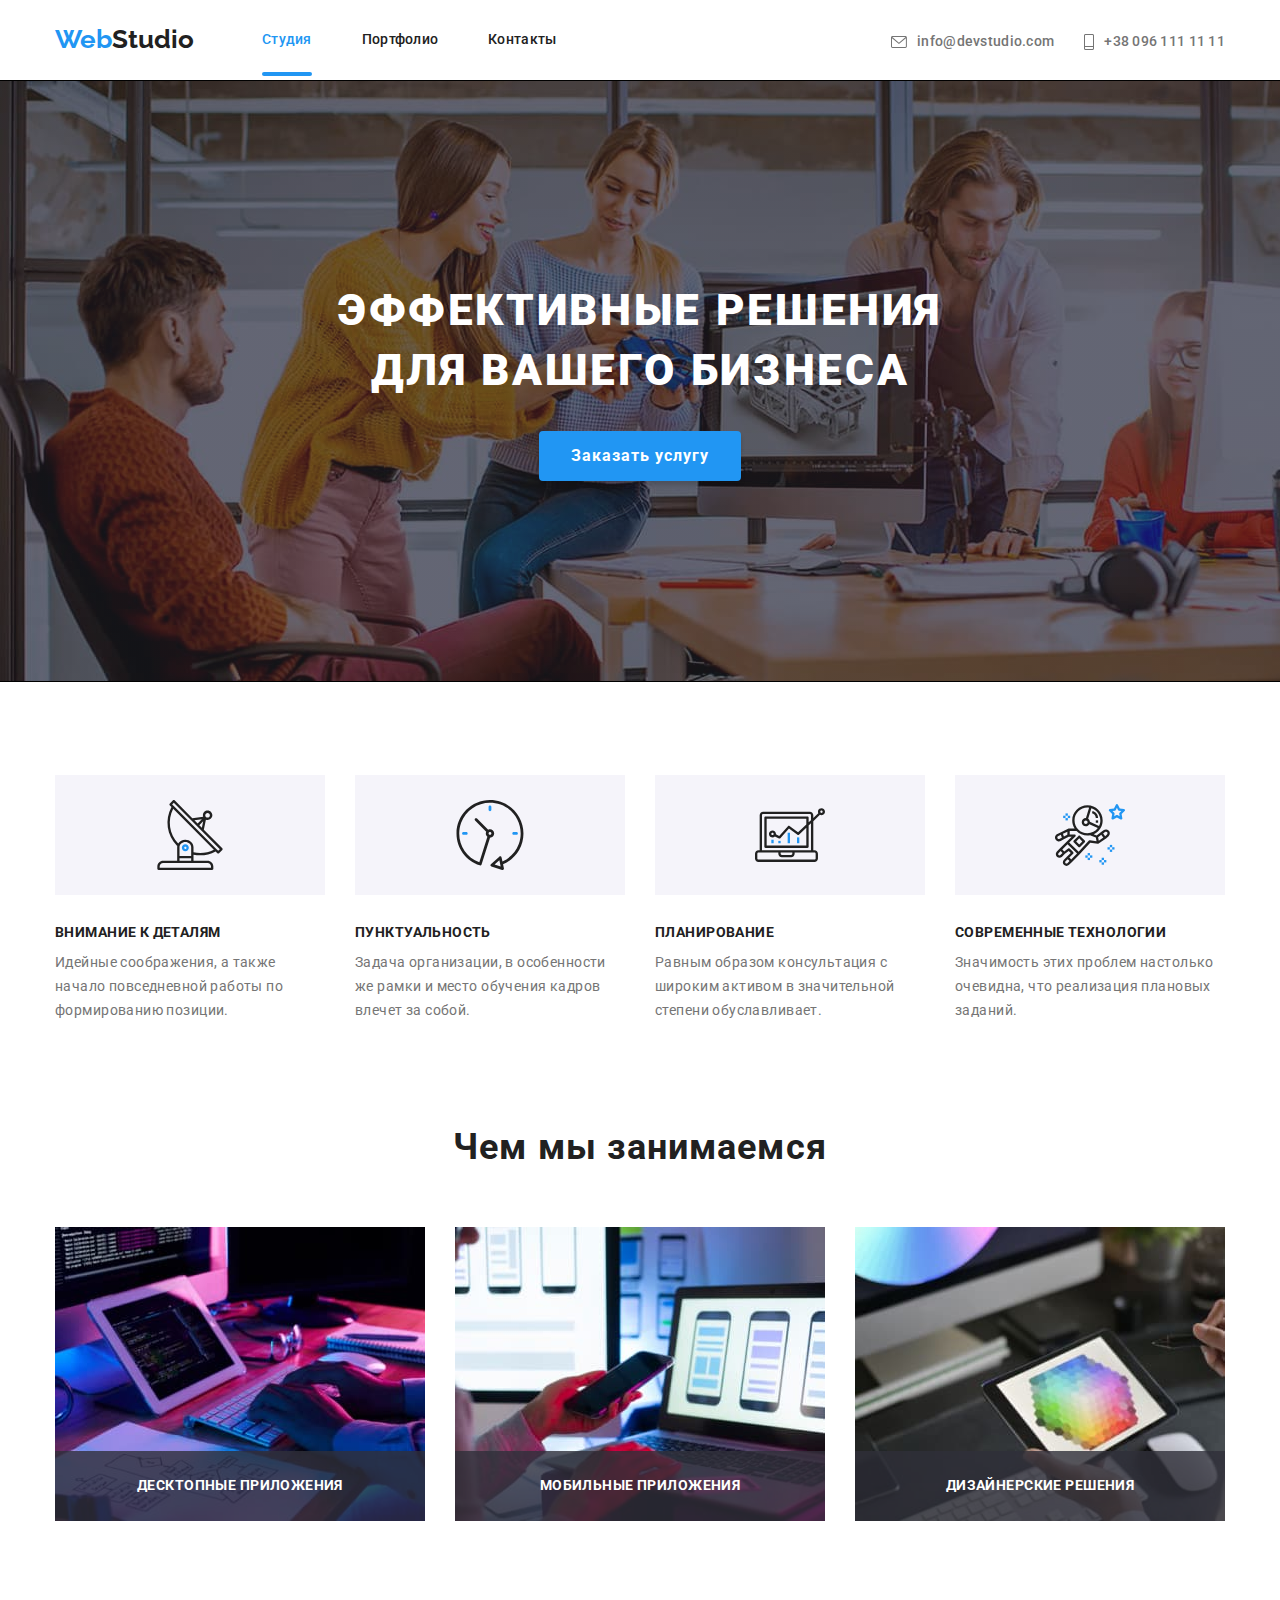
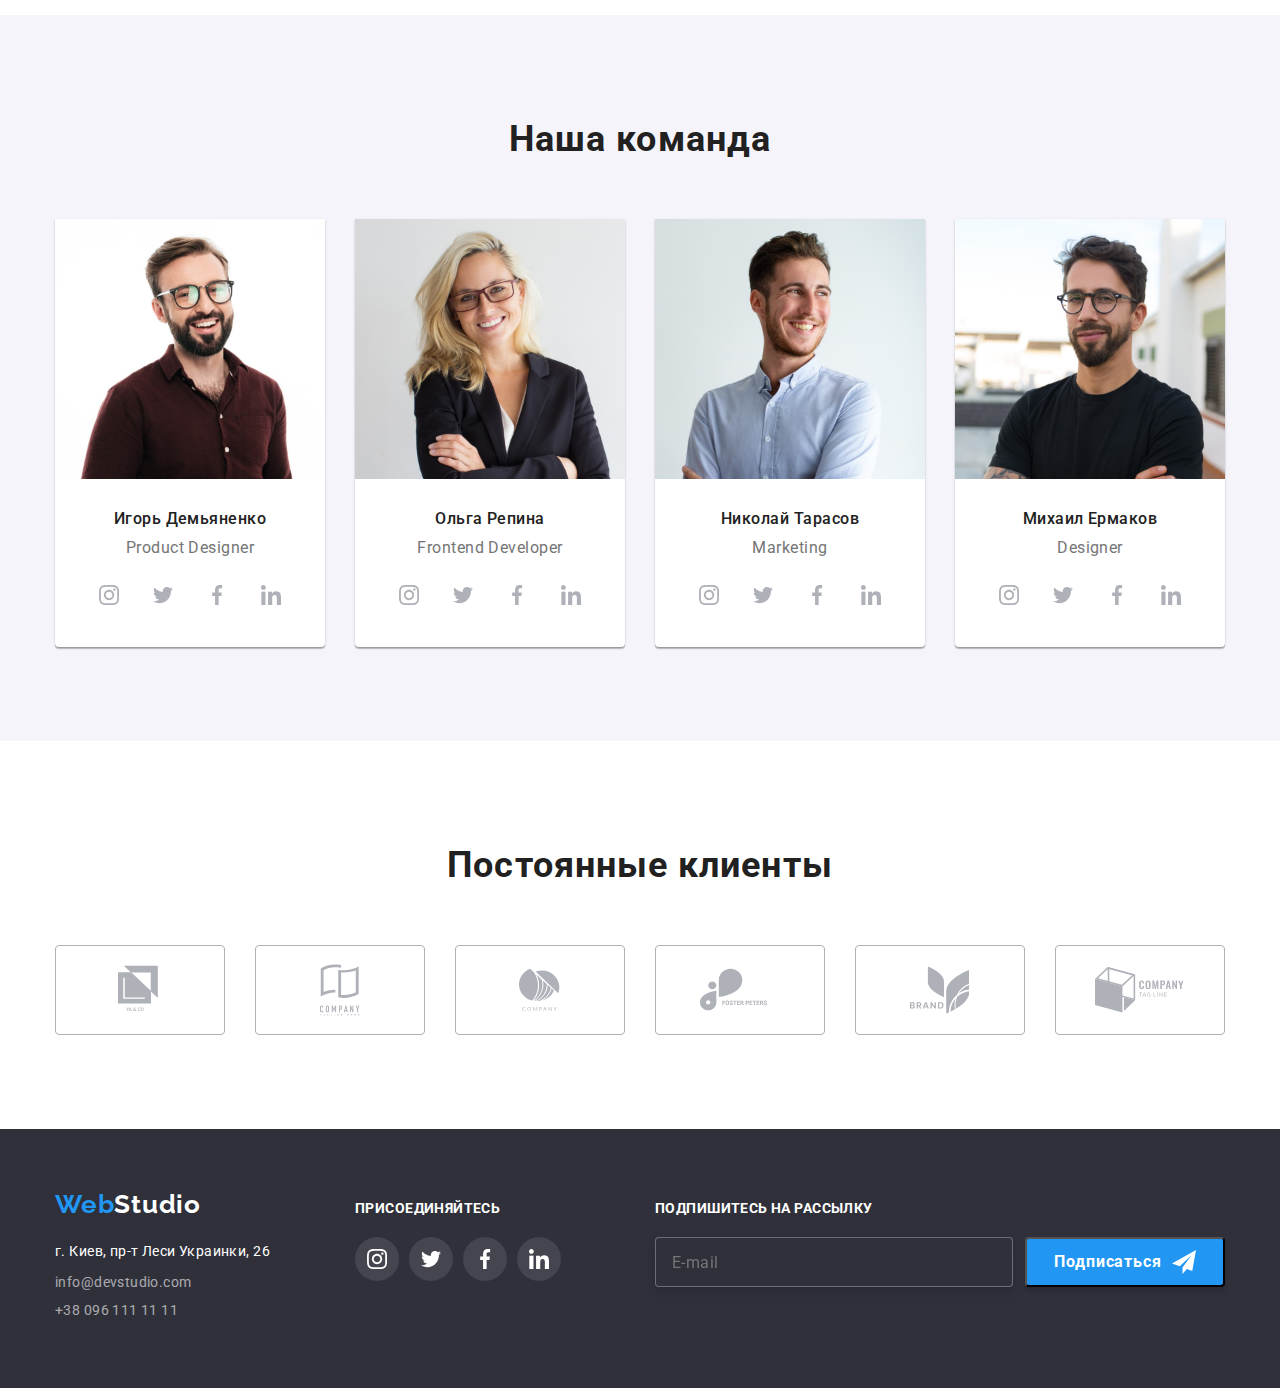
<file: index.html>
<!DOCTYPE html>
<html lang="en">

<head>
  <meta charset="UTF-8">
  <meta name="viewport" content="width=device-width, initial-scale=1.0">
  <title>Студия</title>
  <link rel="preconnect" href="https://fonts.gstatic.com">
  <link href="https://fonts.googleapis.com/css2?family=Raleway:wght@700&family=Roboto:wght@400;500;700;900&display=swap"
    rel="stylesheet">
  <link rel="stylesheet" href="https://cdnjs.cloudflare.com/ajax/libs/modern-normalize/1.0.0/modern-normalize.min.css">
  <link rel="stylesheet" href="./css/styles.css">
  <link rel="stylesheet" href="https://cdnjs.cloudflare.com/ajax/libs/animate.css/4.1.1/animate.min.css">
</head>

<body>
  <!--Верхняя линия-->
  <header class="header">
    <div class="container container-header">
      <nav class="navigation">
        <a class="nav-logo" href="./"><span class="header-logo">Web</span>Studio</a>
        <ul class="nav-list">
          <li class="nav-item current"><a class="nav-link" href="./index.html">Студия</a></li>
          <li class="nav-item"><a class="nav-link" href="./portfolio.html">Портфолио</a></li>
          <li class="nav-item"><a class="nav-link" href="">Контакты</a></li>
        </ul>
      </nav>
      <ul class="contact-list">
        <li class="contact-item">
          <a class="contact-link" href="mailto:info@devstudio.com"><svg class="header-icons" width="16" height="12"><use href="./images/sprait.svg#icon-email"></use></svg>info@devstudio.com</a></li>
        <li class="contact-item">
          <a class="contact-link" href="tel:+380961111111"><svg class="header-icons" width="10" height="16"><use href="./images/sprait.svg#icon-telefon"></use></svg>+38 096 111 11 11</a></li>
      </ul>
    </div>
  </header>

  <!--Основной контент-->
  <main>
    <!--Шапка-->
    <section class="main-header font-header">
        <div class="hero-content">
          <h1 class="title-hero">эффективные решения<br>для вашего бизнеса</h1>
          <button type="button" class="main-button" data-modal-open>Заказать услугу</button>
        </div>
    </section>

    <!--Особенности-->
    <section class="main-features">
      <div class="container">
        <ul class="features-list">
          <!--Feature 1-->
          <li class="features-item">
            <h3 class="features-header">Внимание к деталям</h3>
            <p class="features-text">Идейные соображения, а также начало повседневной работы по формированию позиции.</p>
          </li>

          <!--Feature 2-->
          <li class="features-item">
              <h3 class="features-header">Пунктуальность</h3>
              <p class="features-text">Задача организации, в особенности же рамки и место обучения кадров влечет за собой.</p>
          </li>

          <!--Feature 3-->
          <li class="features-item">
              <h3 class="features-header">Планирование</h3>
              <p class="features-text"> Равным образом консультация с широким активом в значительной степени обуславливает.</p>
          </li>

          <!--Feature 4-->
          <li class="features-item">
              <h3 class="features-header">Современные технологии</h3>
              <p class="features-text"> Значимость этих проблем настолько очевидна, что реализация плановых заданий.</p>
          </li>
        </ul>
      </div>
    </section>

    <!--Чем мы занимаемся-->
    <section class="section">
      <div class="container">
        <h2 class="section-title">Чем мы занимаемся</h2>
        <ul class="work-list">
          <li class="work-item">
            <img src="./images/img.jpg" alt="write html" width="370" height="294">
            <div class="type-work">
              <p class="type-work-name">
                Десктопные приложения
              </p>
            </div>
          </li>
          <li class="work-item">
            <img src="./images/img(1).jpg" alt="agree decign" width="370" height="294">
            <div class="type-work">
              <p class="type-work-name">
                Мобильные приложения
              </p>
            </div>
          </li>
          <li class="work-item">
            <img src="./images/img(2).jpg" alt="apply css" width="370" height="294">
            <div class="type-work">
              <p class="type-work-name">
                Дизайнерские решения
              </p>
            </div>
          </li>
        </ul>
      </div>
    </section>

    <!--Наша команда-->
    <section class="section section-team">
      <div class="container">
        <h2 class="section-title">Наша команда</h2>
        <ul class="team-list">
          <li class="team-item">
            <img src="./images/img(3).jpg" alt="Игорь Демьяненко" width="270" height="260">
            <div class="team-content">
              <h3 class="team-name">Игорь Демьяненко</h3>
              <p class="name-direction">Product Designer</p>
              <ul class="networks-list">
                <li class="networks-item"><a class="networks-link" href="https://www.instagram.com/"><svg class="networks-icons" width="20" height="20"><use href="./images/sprait.svg#icon-instagram"></use></svg></a></li>
                <li class="networks-item"><a class="networks-link" href="https://twitter.com/"><svg class="networks-icons" width="20" height="20"><use href="./images/sprait.svg#icon-twitter"></use></svg></a></li>
                <li class="networks-item"><a class="networks-link" href="https://www.facebook.com/"><svg class="networks-icons" width="20" height="20"><use href="./images/sprait.svg#icon-facebook"></use></svg></a></li>
                <li class="networks-item"><a class="networks-link" href="https://www.linkedin.com/"><svg class="networks-icons" width="20" height="20"><use href="./images/sprait.svg#icon-linkedin"></use></svg></a></li>
              </ul>
            </div>
          </li>
          <li class="team-item">
            <img src="./images/img(4).jpg" alt="Ольга Репина" width="270" height="260">
            <div class="team-content">
              <h3 class="team-name">Ольга Репина</h3>
              <p class="name-direction">Frontend Developer</p>
              <ul class="networks-list">
                <li class="networks-item"><a class="networks-link" href="https://www.instagram.com/"><svg class="networks-icons" width="20" height="20"><use href="./images/sprait.svg#icon-instagram"></use></svg></a></li>
                <li class="networks-item"><a class="networks-link" href="https://twitter.com/"><svg class="networks-icons" width="20" height="20"><use href="./images/sprait.svg#icon-twitter"></use></svg></a></li>
                <li class="networks-item"><a class="networks-link" href="https://www.facebook.com/"><svg class="networks-icons" width="20" height="20"><use href="./images/sprait.svg#icon-facebook"></use></svg></a></li>
                <li class="networks-item"><a class="networks-link" href="https://www.linkedin.com/"><svg class="networks-icons" width="20" height="20"><use href="./images/sprait.svg#icon-linkedin"></use></svg></a></li>
              </ul>
            </div>
          </li>
          <li class="team-item">
            <img src="./images/img(5).jpg" alt="Николай Тарасов" width="270" height="260">
            <div class="team-content">
              <h3 class="team-name">Николай Тарасов</h3>
              <p class="name-direction">Marketing</p>
              <ul class="networks-list">
                <li class="networks-item"><a class="networks-link" href="https://www.instagram.com/"><svg class="networks-icons" width="20" height="20"><use href="./images/sprait.svg#icon-instagram"></use></svg></a></li>
                <li class="networks-item"><a class="networks-link" href="https://twitter.com/"><svg class="networks-icons" width="20" height="20"><use href="./images/sprait.svg#icon-twitter"></use></svg></a></li>
                <li class="networks-item"><a class="networks-link" href="https://www.facebook.com/"><svg class="networks-icons" width="20" height="20"><use href="./images/sprait.svg#icon-facebook"></use></svg></a></li>
                <li class="networks-item"><a class="networks-link" href="https://www.linkedin.com/"><svg class="networks-icons" width="20" height="20"><use href="./images/sprait.svg#icon-linkedin"></use></svg></a></li>
              </ul>
            </div>
          </li>
          <li class="team-item">
            <img src="./images/img(6).jpg" alt="Михаил Ермаков" width="270" height="260">
            <div class="team-content">
              <h3 class="team-name">Михаил Ермаков</h3>
              <p class="name-direction">Designer</p>
              <ul class="networks-list">
                <li class="networks-item"><a class="networks-link" href="https://www.instagram.com/"><svg class="networks-icons" width="20" height="20"><use href="./images/sprait.svg#icon-instagram"></use></svg></a></li>
                <li class="networks-item"><a class="networks-link" href="https://twitter.com/"><svg class="networks-icons" width="20" height="20"><use href="./images/sprait.svg#icon-twitter"></use></svg></a></li>
                <li class="networks-item"><a class="networks-link" href="https://www.facebook.com/"><svg class="networks-icons" width="20" height="20"><use href="./images/sprait.svg#icon-facebook"></use></svg></a></li>
                <li class="networks-item"><a class="networks-link" href="https://www.linkedin.com/"><svg class="networks-icons" width="20" height="20"><use href="./images/sprait.svg#icon-linkedin"></use></svg></a></li>
              </ul>
            </div>
          </li>
        </ul>
      </div>
    </section>

    <!--Постоянные клиенты-->
    <section class="section">
      <div class="container">
        <h2 class="section-title">Постоянные клиенты</h2>
        <ul class="clients-list">
          <li class="clients-item">
            <a class="clients-link" href="">
              <svg class="clients-icon" width="44" heigth="49"> 
                <use href="./images/sprait.svg#icon-client1"></use>
              </svg></a></li>
          <li class="clients-item">
            <a class="clients-link" href="">
              <svg class="clients-icon" width="40" heigth="52">
                <use href="./images/sprait.svg#icon-client2">
                </use></svg></a></li>
          <li class="clients-item">
            <a class="clients-link" href="">
              <svg class="clients-icon" width="41" heigth="43">
                <use href="./images/sprait.svg#icon-client3">
                </use></svg></a></li>
          <li class="clients-item">
            <a class="clients-link" href="">
              <svg class="clients-icon" width="80" heigth="42"> 
                <use href="./images/sprait.svg#icon-client4">
                </use></svg></a></li>
          <li class="clients-item">
            <a class="clients-link" href="">
              <svg class="clients-icon" width="59" heigth="47">
                <use href="./images/sprait.svg#icon-client5">
                </use></svg></a></li>
          <li class="clients-item">
            <a class="clients-link" href="">
              <svg class="clients-icon" width="89" heigth="45"> 
                <use href="./images/sprait.svg#icon-client6">
                </use></svg></a></li>
        </ul>
      </div>
    </section>
  </main>

  <!--Подвал-->
  <footer>
    <div class="container footerbox">
      <div class="footer-widget">
        <a class="footer-logo" href="./"><span class="header-logo">Web</span>Studio</a>
        <address class="footer-address">г. Киев, пр-т Леси Украинки, 26</address>
        <ul>
          <li class="footer-contact-item"><a class="footer-contact" href="mailto:info@devstudio.com">info@devstudio.com</a></li>
          <li class="footer-contact-item"><a class="footer-contact" href="tel:+380961111111">+38 096 111 11 11</a></li>
        </ul>
      </div>
      <div class="footer-widget">
        <p class="footer-title">ПРИСОЕДИНЯЙТЕСЬ</p>
        <ul class="networks-list">
          <li class="networks-item"><a class="networks-link footer-link" href="https://www.instagram.com/"><svg class="networks-icons footer-icons" width="20" height="20"><use href="./images/sprait.svg#icon-instagram"></use></svg></a></li>
          <li class="networks-item"><a class="networks-link footer-link" href="https://twitter.com/"><svg class="networks-icons footer-icons" width="20" height="20"><use href="./images/sprait.svg#icon-twitter"></use></svg></a></li>
          <li class="networks-item"><a class="networks-link footer-link" href="https://www.facebook.com/"><svg class="networks-icons footer-icons" width="20" height="20"><use href="./images/sprait.svg#icon-facebook"></use></svg></a></li>
          <li class="networks-item"><a class="networks-link footer-link" href="https://www.linkedin.com/"><svg class="networks-icons footer-icons" width="20" height="20"><use href="./images/sprait.svg#icon-linkedin"></use></svg></a></li>
        </ul>
      </div>
      <div class="footer-widget">
        <p class="footer-title">Подпишитесь на рассылку</p>
        <form>
          <label>
            <input class="subscribe" type="email" name="username" placeholder="E-mail">
          </label>
          <button class="button-subscribe" type="submit">Подписаться<img class="send-icon" src="./images/send.svg" alt="subscribe-icon" width="24" height="24"></button>
        </form>
      </div>
    </div>
  </footer>

  <!--Модальное окно-->
  <div class="backdrop is-hidden" data-modal>
    <div class="modal">
      <button type="button" class="close-button" data-modal-close> <svg class="modal-close-button-icon" width="11" height="11"><use href="./images/sprait.svg#icon-close"></use></svg></button>
      <form action="#" class="modal-form">
        <p class="modal-text">Оставьте свои данные, мы вам перезвоним</p>
        <label class="modal-field">
          <span>Имя</span>
          <span class="modal-wrapper">
            <input type="text" name="user-name" class="modal-input" required>
            <svg class="modal-icon" width="12" height="12"><use href="./images/sprait.svg#icon-man"></use></svg>
          </span>
        </label>
        <label class="modal-field">
          <span>Телефон</span>
            <span class="modal-wrapper">
              <input type="tel" name="user-phone" class="modal-input" required>
              <svg class="modal-icon" width="13" height="13"><use href="./images/sprait.svg#icon-phone"></use></svg>
            </span>
        </label>
        <label class="modal-field">
          <span>Почта</span>
            <span class="modal-wrapper">
              <input type="email" name="user-email" class="modal-input" required>
              <svg class="modal-icon" width="15" height="12"><use href="./images/sprait.svg#icon-masseg"></use></svg>
            </span>
        </label>          
        <label class="modal-field">
          <span>Комментарий</span>
          <textarea name="user-comment" class="modal-comment" placeholder="Введите текст"></textarea>
        </label>
        <input id="polisy" type="checkbox" value="polisy-accept" class="modal-checkbox is-hidden">
        <label for="polisy" class="modal-polisy">Соглашаюсь с рассылкой и принимаю<a href="#" class="polisy-link">Условия договора</a></label>
        <button class="modal-send" type="submit">Отправить</button>
      </form>
    </div>
  </div>

  <script src="./js/modal.js"></script>
</body>

</html>
</file>
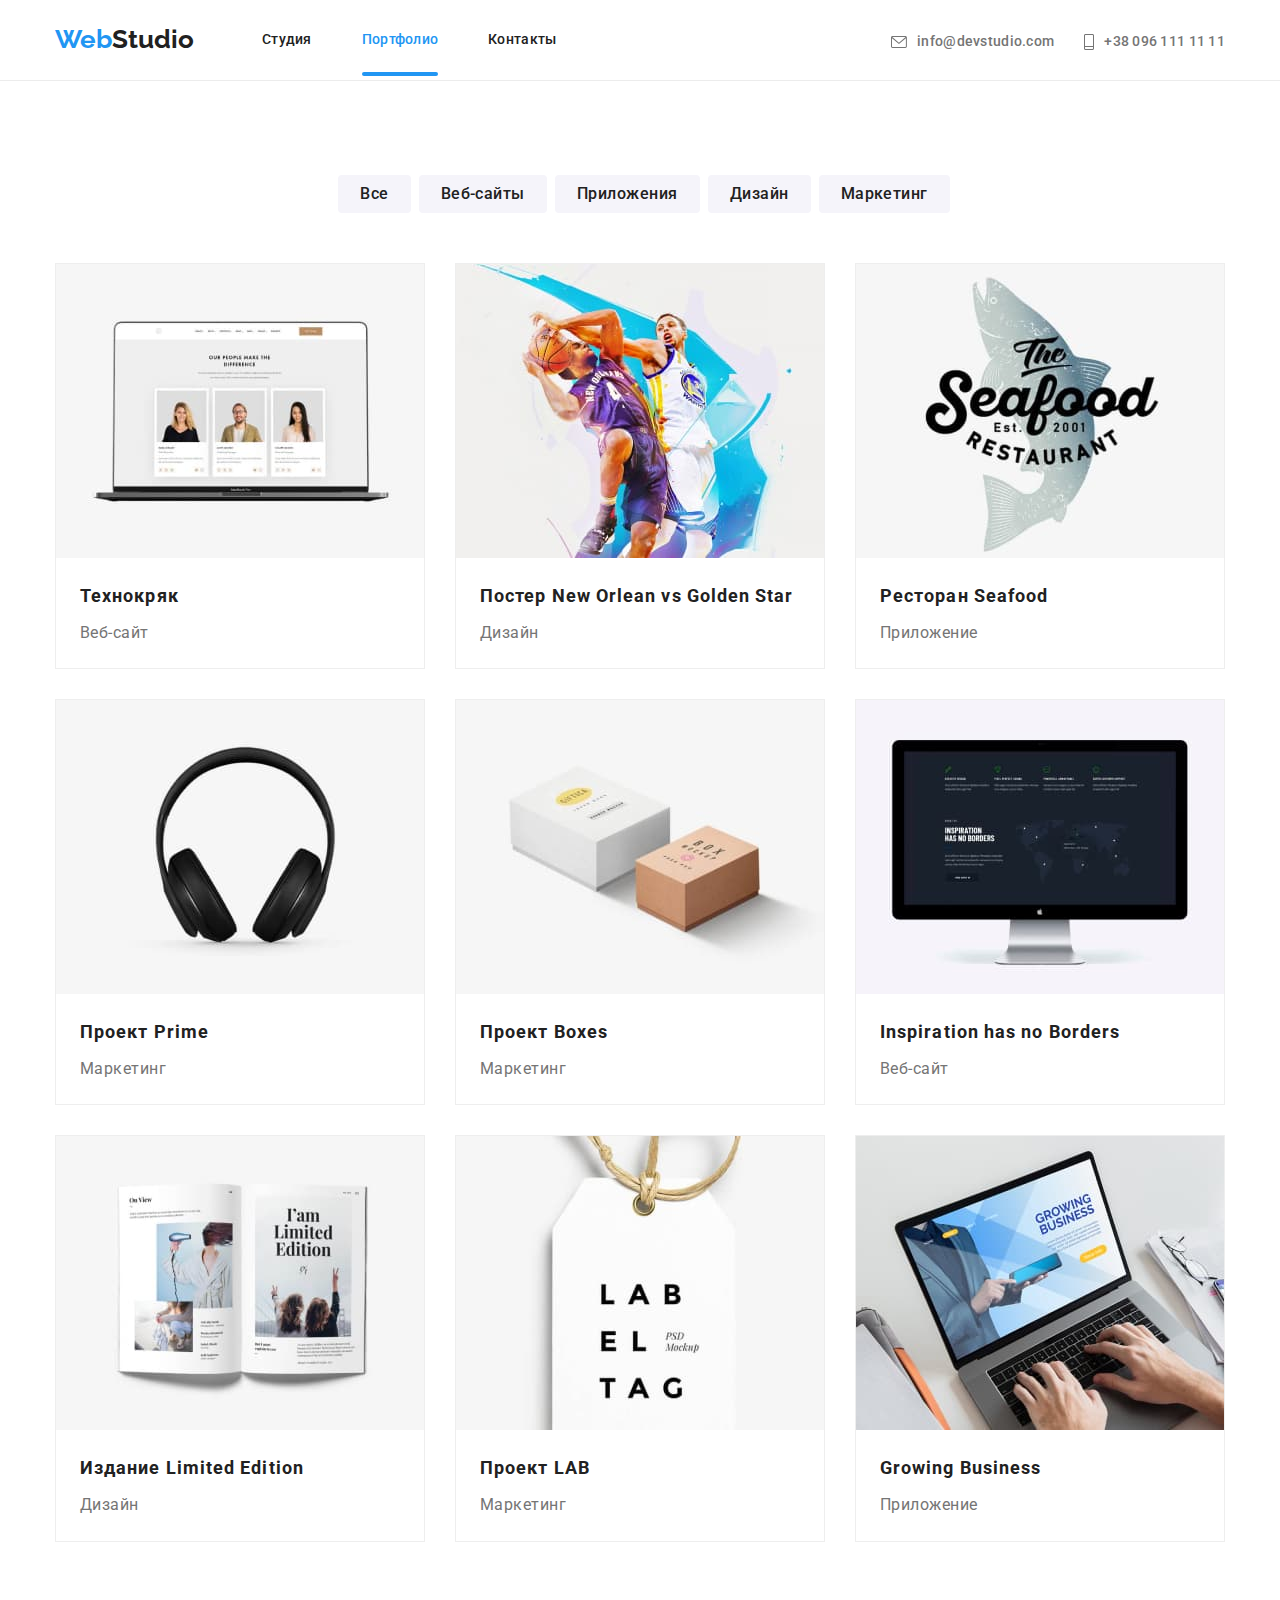
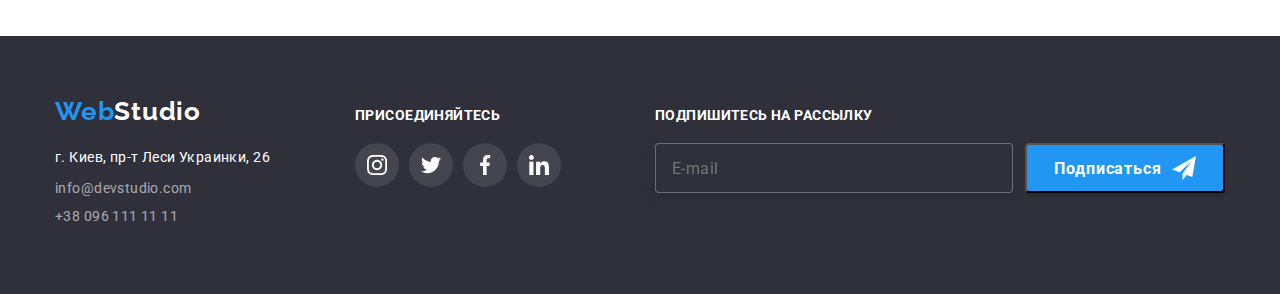
<file: portfolio.html>
<!DOCTYPE html>
<html lang="ru">

<head>
    <meta charset="UTF-8" />
    <meta name="viewport" content="width=device-width, initial-scale=1.0" />
    <title>Портфолио</title>
    <link rel="preconnect" href="https://fonts.gstatic.com" />
    <link
        href="https://fonts.googleapis.com/css2?family=Raleway:wght@700&family=Roboto:wght@400;500;700;900&display=swap"
        rel="stylesheet" />
    <link rel="stylesheet"
        href="https://cdnjs.cloudflare.com/ajax/libs/modern-normalize/1.0.0/modern-normalize.min.css" />
    <link rel="stylesheet" href="./css/styles.css" />
</head>

<body>
    <!--Шапка-->
    <header class="header">
        <div class="container container-header">
            <nav class="navigation">
                <a class="nav-logo" href="./"><span class="header-logo">Web</span>Studio</a>
                <ul class="nav-list">
                    <li class="nav-item">
                        <a class="nav-link" href="./index.html">Студия</a>
                    </li>
                    <li class="nav-item current">
                        <a class="nav-link" href="./portfolio.html">Портфолио</a>
                    </li>
                    <li class="nav-item"><a class="nav-link" href="">Контакты</a></li>
                </ul>
            </nav>
            <ul class="contact-list">
                <li class="contact-item">
                    <a class="contact-link" href="mailto:info@devstudio.com"><svg class="header-icons" width="16"
                            height="12">
                            <use href="./images/sprait.svg#icon-email"></use>
                        </svg>info@devstudio.com</a>
                </li>
                <li class="contact-item">
                    <a class="contact-link" href="tel:+380961111111"><svg class="header-icons" width="10" height="16">
                            <use href="./images/sprait.svg#icon-telefon"></use>
                        </svg>+38 096 111 11 11</a>
                </li>
            </ul>
        </div>
    </header>

    <!--Основной контент-->
    <main>
        <section class="main-portfolio-content">
            <div class="container">
                <div class="menu-navigation">
                    <ul class="porfolio-navigation">
                        <li><button class="button-slice" type="button">Все</button></li>
                        <li>
                            <button class="button-slice" type="button">Веб-сайты</button>
                        </li>
                        <li>
                            <button class="button-slice" type="button">Приложения</button>
                        </li>
                        <li>
                            <button class="button-slice" type="button">Дизайн</button>
                        </li>
                        <li>
                            <button class="button-slice" type="button">Маркетинг</button>
                        </li>
                    </ul>
                </div>
                <div class="portfolio">
                    <ul class="main-portfolio">
                        <li class="main-port-item">
                            <a href="" class="main-port-link">
                                <div class="main-port-wrap">
                                    <img src="./images/img(7).jpg" alt="На ноутбуке открыта веб-страница" width="370"
                                        height="294" />
                                    <div class="description-content">
                                        <p class="description-text">
                                            Технокряк это современная площадка распространения
                                            коронавируса. Компании используют эту платформу для
                                            цифрового шпионажа и атак на защищённые сервера
                                            конкурентов.
                                        </p>
                                    </div>
                                </div>
                                <div class="port-item-text">
                                    <h3 class="porfolio-header">Технокряк</h3>
                                    <p class="portfolio-text">Веб-сайт</p>
                                </div>
                            </a>
                        </li>
                        <li class="main-port-item">
                            <a href="" class="main-port-link">
                                <div class="main-port-wrap">
                                    <img src="./images/img(8).jpg" alt="Парни играют в баскетбол" width="370"
                                        height="294" />
                                    <div class="description-content">
                                        <p class="description-text">
                                            Технокряк это современная площадка распространения
                                            коронавируса. Компании используют эту платформу для
                                            цифрового шпионажа и атак на защищённые сервера
                                            конкурентов.
                                        </p>
                                    </div>
                                </div>
                                <div class="port-item-text">
                                    <h3 class="porfolio-header">
                                        Постер New Orlean vs Golden Star
                                    </h3>
                                    <p class="portfolio-text">Дизайн</p>
                                </div>
                            </a>
                        </li>
                        <li class="main-port-item">
                            <a href="" class="main-port-link">
                                <div class="main-port-wrap">
                                    <img src="./images/img(9).jpg" alt="Логотип ресторана" width="370" height="294" />
                                    <div class="description-content">
                                        <p class="description-text">
                                            Технокряк это современная площадка распространения
                                            коронавируса. Компании используют эту платформу для
                                            цифрового шпионажа и атак на защищённые сервера
                                            конкурентов.
                                        </p>
                                    </div>
                                </div>
                                <div class="port-item-text">
                                    <h3 class="porfolio-header">Ресторан Seafood</h3>
                                    <p class="portfolio-text">Приложение</p>
                                </div>
                            </a>
                        </li>
                        <li class="main-port-item">
                            <a href="" class="main-port-link">
                                <div class="main-port-wrap">
                                    <img src="./images/img(10).jpg" alt="Наушники" width="370" height="294" />
                                    <div class="description-content">
                                        <p class="description-text">
                                            Технокряк это современная площадка распространения
                                            коронавируса. Компании используют эту платформу для
                                            цифрового шпионажа и атак на защищённые сервера
                                            конкурентов.
                                        </p>
                                    </div>
                                </div>
                                <div class="port-item-text">
                                    <h3 class="porfolio-header">Проект Prime</h3>
                                    <p class="portfolio-text">Маркетинг</p>
                                </div>
                            </a>
                        </li>
                        <li class="main-port-item">
                            <a href="" class="main-port-link">
                                <div class="main-port-wrap">
                                    <img src="./images/img(11).jpg" alt="Две коробки" width="370" height="294" />
                                    <div class="description-content">
                                        <p class="description-text">
                                            Технокряк это современная площадка распространения
                                            коронавируса. Компании используют эту платформу для
                                            цифрового шпионажа и атак на защищённые сервера
                                            конкурентов.
                                        </p>
                                    </div>
                                </div>
                                <div class="port-item-text">
                                    <h3 class="porfolio-header">Проект Boxes</h3>
                                    <p class="portfolio-text">Маркетинг</p>
                                </div>
                            </a>
                        </li>
                        <li class="main-port-item">
                            <a href="" class="main-port-link">
                                <div class="main-port-wrap">
                                    <img src="./images/img(12).jpg" alt="На мониторе открыт мировой веб-сайт"
                                        width="370" height="294" />
                                    <div class="description-content">
                                        <p class="description-text">
                                            Технокряк это современная площадка распространения
                                            коронавируса. Компании используют эту платформу для
                                            цифрового шпионажа и атак на защищённые сервера
                                            конкурентов.
                                        </p>
                                    </div>
                                </div>
                                <div class="port-item-text">
                                    <h3 class="porfolio-header" lang="en">
                                        Inspiration has no Borders
                                    </h3>
                                    <p class="portfolio-text">Веб-сайт</p>
                                </div>
                            </a>
                        </li>
                        <li class="main-port-item">
                            <a href="" class="main-port-link">
                                <div class="main-port-wrap">
                                    <img src="./images/img(13).jpg" alt="Женский журнал" width="370" height="294" />
                                    <div class="description-content">
                                        <p class="description-text">
                                            Технокряк это современная площадка распространения
                                            коронавируса. Компании используют эту платформу для
                                            цифрового шпионажа и атак на защищённые сервера
                                            конкурентов.
                                        </p>
                                    </div>
                                </div>
                                <div class="port-item-text">
                                    <h3 class="porfolio-header">Издание Limited Edition</h3>
                                    <p class="portfolio-text">Дизайн</p>
                                </div>
                            </a>
                        </li>
                        <li class="main-port-item">
                            <a href="" class="main-port-link">
                                <div class="main-port-wrap">
                                    <img src="./images/img(14).jpg" alt="Бирка проекта" width="370" height="294" />
                                    <div class="description-content">
                                        <p class="description-text">
                                            Технокряк это современная площадка распространения
                                            коронавируса. Компании используют эту платформу для
                                            цифрового шпионажа и атак на защищённые сервера
                                            конкурентов.
                                        </p>
                                    </div>
                                </div>
                                <div class="port-item-text">
                                    <h3 class="porfolio-header">Проект LAB</h3>
                                    <p class="portfolio-text">Маркетинг</p>
                                </div>
                            </a>
                        </li>
                        <li class="main-port-item">
                            <a href="" class="main-port-link">
                                <div class="main-port-wrap">
                                    <img src="./images/img(15).jpg" alt="Работа в приложении" width="370"
                                        height="294" />
                                    <div class="description-content">
                                        <p class="description-text">
                                            Технокряк это современная площадка распространения
                                            коронавируса. Компании используют эту платформу для
                                            цифрового шпионажа и атак на защищённые сервера
                                            конкурентов.
                                        </p>
                                    </div>
                                </div>
                                <div class="port-item-text">
                                    <h3 class="porfolio-header" lang="en">Growing Business</h3>
                                    <p class="portfolio-text">Приложение</p>
                                </div>
                            </a>
                        </li>
                    </ul>
                </div>
            </div>
        </section>
    </main>

    <!--Подвал-->
    <footer>
        <div class="container footerbox">
            <div class="footer-widget">
                <a class="footer-logo" href="./"><span class="header-logo">Web</span>Studio</a>
                <address class="footer-address">г. Киев, пр-т Леси Украинки, 26</address>
                <ul>
                    <li class="footer-contact-item"><a class="footer-contact"
                            href="mailto:info@devstudio.com">info@devstudio.com</a></li>
                    <li class="footer-contact-item"><a class="footer-contact" href="tel:+380961111111">+38 096 111 11
                            11</a></li>
                </ul>
            </div>
            <div class="footer-widget">
                <p class="footer-title">ПРИСОЕДИНЯЙТЕСЬ</p>
                <ul class="networks-list">
                    <li class="networks-item"><a class="networks-link footer-link"
                            href="https://www.instagram.com/"><svg class="networks-icons footer-icons" width="20"
                                height="20">
                                <use href="./images/sprait.svg#icon-instagram"></use>
                            </svg></a></li>
                    <li class="networks-item"><a class="networks-link footer-link" href="https://twitter.com/"><svg
                                class="networks-icons footer-icons" width="20" height="20">
                                <use href="./images/sprait.svg#icon-twitter"></use>
                            </svg></a></li>
                    <li class="networks-item"><a class="networks-link footer-link" href="https://www.facebook.com/"><svg
                                class="networks-icons footer-icons" width="20" height="20">
                                <use href="./images/sprait.svg#icon-facebook"></use>
                            </svg></a></li>
                    <li class="networks-item"><a class="networks-link footer-link" href="https://www.linkedin.com/"><svg
                                class="networks-icons footer-icons" width="20" height="20">
                                <use href="./images/sprait.svg#icon-linkedin"></use>
                            </svg></a></li>
                </ul>
            </div>
            <div class="footer-widget">
                <p class="footer-title">Подпишитесь на рассылку</p>
                <form>
                    <label>
                        <input class="subscribe" type="email" name="username" placeholder="E-mail">
                    </label>
                    <button class="button-subscribe" type="submit">Подписаться<img class="send-icon"
                            src="./images/send.svg" alt="subscribe-icon" width="24" height="24"></button>
                </form>
            </div>
        </div>
    </footer>
</body>

</html>
</file>
<file: css/styles.css>
:root{
    --primary-text-color: #757575;
    --title-text-color: #212121;
    --link-text-color: #2196F3;
    --second-text-color:#FFFFFF;
    --second-backgraund-color:#F5F4FA;
    --fill-color-icons: #AFB1B8;
}

body {
    color: var(--title-text-color);
    font-family: 'Roboto', sans-serif;
    box-sizing: border-box;
}

img{
    display: block;
}

li {
    list-style-type: none;
    margin: 0;
    padding: 0;
}

h1,
h2,
h3,
h4,
h5,
ul,
p{
    margin: 0;
    padding: 0;
}

p{
    color: var(--primary-text-color);
}

/* Шапка*/

.header{
    border-bottom: 1px solid #ECECEC;
    padding-top: 24px;
    padding-bottom: 25px;
}

.container{
    width: 1200px;
    margin-right: auto;
    margin-left: auto;
    padding-left: 15px;
    padding-right: 15px;
}

.container-header{
    display: flex;
    align-items: baseline;
    justify-content: space-between;
}

.navigation{
    display: flex;
    align-items: center;
}

.navigation > .nav-logo{
    margin-right: 68px;
}

.nav-logo{
    font-family: 'Raleway';
    font-weight: 700;
    font-size: 26px;
    line-height: 1.2;
    color: var(--title-text-color);
    text-decoration: none;
}

.header-logo{
    font-family: 'Raleway';
    color: var(--link-text-color);
}

.nav-list,
.contact-list{
    display: flex;
    align-items: center;
}

.nav-link,
.contact-link{
    font-weight: 500;
    font-size: 14px;
    line-height: 1.14;
    letter-spacing: 0.02em;
    transition: all 250ms cubic-bezier(0.4, 0, 0.2, 1);
    text-decoration: none;
}

.contact-list .contact-link{
    display: flex;
    align-items: center;
    color: var(--primary-text-color);
}

.nav-list .nav-link{
    display: flex;
    align-items: center;
    color: var(--title-text-color);
    position: relative;
}

.nav-link:hover,
.nav-link:focus{
    color: var(--link-text-color);
}

.contact-link:hover,
.contact-link:focus{
    color: var(--link-text-color);
}
.header-icons{
    fill: var(--primary-text-color);
    margin-right: 10px;
    transition: all 250ms cubic-bezier(0.4, 0, 0.2, 1);
}

.contact-link:hover .header-icons,
.contact-link:focus .header-icons{
    fill: var(--link-text-color);
}

.nav-item:not(:last-child){
    margin-right: 50px;
}

.contact-item:not(:last-child){
    margin-right: 30px;
}

.current .nav-link{
    color: var(--link-text-color);
}

.current .nav-link::after{
    position: absolute;
    bottom: -28px;
    left: 0;
    display: inline-block;
    content: "";
    height: 4px;
    width: 100%;
    color: var(--link-text-color);
    background-color: var(--link-text-color);
    border-radius: 2px;
}


/*Основной контент*/

.section{
    padding: 94px 0;
}

.main-header{
    background-color: #2F303A;
    text-align: center;
    height: 600px;
    display: flex;
    justify-content: center;
    align-items: center;
}

.font-header{
    max-width: 1600px;
    margin-left: auto;
    margin-right: auto;
    outline: 1px solid black;
    background-repeat: no-repeat;
    background-image: linear-gradient( to right, rgba(47, 48, 58, 0.4),  rgba(47, 48, 58, 0.4)), url(../images/hat.jpg);
}

.title-hero{
    color: var(--second-text-color);
    font-weight: 900;
    font-size: 44px;
    line-height: 1.36;
    letter-spacing: 0.06em;
    text-transform: uppercase;;
    padding-bottom: 30px;
}


/*Особенности*/

.main-features{
    padding-top: 94px;
}

.features-list{
    display: flex;
    flex-wrap: wrap;
    margin-top: -30px;
    margin-left: -30px;
}

.features-item{
    margin-left: 30px;
    margin-top: 30px;
    flex-basis: calc(100% / 4 - 30px);
}   

.features-item::before{
    display: block;
    content: "";
    height: 120px;
    background-size: 70px 70px;
    background-repeat: no-repeat;
    background-position: center;
    background-color: var(--second-backgraund-color);
    margin-bottom: 30px;
}

.features-item:nth-child(1)::before{
    background-image: url("../images/antenna.svg");
}

.features-item:nth-child(2)::before{
    background-image: url("../images/clock.svg");
}

.features-item:nth-child(3)::before{
    background-image: url("../images/diagram.svg");
}

.features-item:nth-child(4)::before{
    background-image: url("../images/astronaut.svg");
}

.features-icons{
    width: 70px;
    height: 70px;
}

.features-header{
    font-weight: 700;
    font-size: 14px;
    line-height: 1.14;
    margin-bottom: 10px;
    letter-spacing: 0.03em;
    text-transform: uppercase;
}

.features-text{
    font-weight: 400;
    font-size: 14px;
    line-height: 1.71;
    letter-spacing: 0.03em;
}

/*Чем мы занимаемся*/

.section-title{
    font-weight: 700;
    font-size: 36px;
    line-height: 1.67;
    letter-spacing: 0.03em;
    margin-bottom: 50px;
    text-align: center;
}

.work-list{
    display: flex;
    justify-content: space-between;
}

.work-item{
    position: relative;
}

.type-work{
    position: absolute;
    bottom: 0px;
    left: 0px;
    width: 100%;
    padding: 27px 0;
    background: rgba(47, 48, 58, 0.8);
}

.type-work-name{
    font-weight: 700;
    font-size: 14px;
    line-height: 1.14;
    text-align: center;
    letter-spacing: 0.03em;
    text-transform: uppercase;
    color: var(--second-text-color);
}

/*Команда*/

.section-team{
    background-color: var(--second-backgraund-color);
}

.team-list{
    display: flex;
    flex-wrap: wrap;
    padding: 0;
    justify-content: space-between;
}

.team-item{
    flex-basis: calc(100% / 4 - 30px);
    background-color: var(--second-text-color);
    box-shadow: 0px 1px 3px rgba(0, 0, 0, 0.12), 0px 1px 1px rgba(0, 0, 0, 0.14), 0px 2px 1px rgba(0, 0, 0, 0.2);
    border-radius: 0px 0px 4px 4px;
    
}

.team-content{
    padding: 30px 32px;
    text-align: center;
}

.team-name {
    font-weight: 500;
    font-size: 16px;
    line-height: 1.19;
    letter-spacing: 0.03em;
    margin-bottom: 10px;
}

.name-direction {
    font-weight: 400;
    font-size: 16px;
    line-height: 1.19;
    letter-spacing: 0.03em;
    margin-bottom: 16px;
}

.networks-list{
    display: inline-flex;
}

.networks-item:not(:last-child){
    margin-right: 10px;
}

.networks-link{
    display: flex;
    align-items: center;
    justify-content: center;
    height: 44px;
    width: 44px;
    text-decoration: none;
    background-color: var(--second-text-color);
    border-radius: 50%;
    transition: all 250ms cubic-bezier(0.4, 0, 0.2, 1);
}

.networks-icons{
    fill: var(--fill-color-icons);
    transition: all 250ms cubic-bezier(0.4, 0, 0.2, 1);
}

.networks-link:hover,
.networks-link:focus{
    background-color: var(--link-text-color);
}

.networks-link:hover .networks-icons,
.networks-link:focus .networks-icons{
    fill: var(--second-text-color);
}

/*Постоянные клиенты*/

.clients-list{
    display: flex;
    justify-content: space-between;
    align-items: center;
    margin-left: -30px;
    margin-top: -30px;
}

.clients-item{
    flex-basis: calc(100% / 6 - 30px);
    margin-left: 30px;
    margin-top: 30px;
}

.clients-link{
    display: flex;
    align-items: center;
    justify-content: center;
    text-decoration: none;
    height: 90px;
    border-radius: 4px;
    border: 1px solid var(--fill-color-icons);
    transition: all 250ms cubic-bezier(0.4, 0, 0.2, 1);
}

.clients-link:hover .clients-icon,
.clients-link:focus .clients-icon{
    fill: var(--link-text-color);
}

.clients-link:hover,
.clients-link:focus{
    border: 1px solid var(--link-text-color);
}

.clients-icon{
    fill: var(--fill-color-icons);
    height: 90px;
    transition: all 250ms cubic-bezier(0.4, 0, 0.2, 1);
}

/*Подвал*/
footer{
    background:#2F303A;
    padding: 60px 0;
}

.footerbox{
    display: flex;
    align-items: baseline;
}

.footer-logo {
    color: var(--second-text-color);
    font-family: 'Raleway';
    font-weight: 700;
    font-size: 26px;
    line-height: 1.19;
    letter-spacing: 0.03em;
    text-decoration: none;
}

.footer-address{
    color: var(--second-text-color);
    font-weight: 400;
    font-size: 14px;
    line-height: 1.71;
    letter-spacing: 0.03em;
    font-style: normal;
    margin-top: 20px;
    margin-bottom: 9px;
}

.footer-contact-item{
    margin-bottom: 9px;
}

.footer-title{
    font-weight: 700;
    font-size: 14px;
    line-height: 1.14;
    letter-spacing: 0.03em;
    text-transform: uppercase;
    margin-bottom: 20px;
    color: var(--second-text-color);
}

.footer-contact {
    color: rgba(255, 255, 255, 0.6);
    font-weight: 400;
    font-size: 14px;
    line-height: 1.71px;
    letter-spacing: 0.03em;
    text-decoration: none;
}

.works-header, .team-header {
    font-weight: 700;
    font-size: 36px;
    line-height: 1.17;
    text-align: center;
}

.footer-widget{
    margin-right: 30px;
    width: 270px;
    position: relative;
}


.footer-link{
    background-color: rgba(255, 255, 255, 0.1);
}

.footer-icons{
    fill: var(--second-text-color);
}

.subscribe{
    position: absolute;
    width: 358px;
    height: 50px;

    border: 1px solid rgba(255, 255, 255, 0.3);
    box-sizing: border-box;
    filter: drop-shadow(0px 4px 4px rgba(0, 0, 0, 0.15));
    border-radius: 4px;
    background:#2F303A;
    padding-left: 16px;

    font-weight: 400;
    font-size: 16px;
    line-height: 1.25;
    letter-spacing: 0.03em;
    color: var(--second-text-color);
}

.send-icon{
    margin-left: 10px;
}

/*Портфолио*/

.main-portfolio-content{
    padding: 94px 0;
}

.menu-navigation{
    padding-bottom: 50px;
}

.porfolio-navigation{
    display: flex;
    justify-content: center;
}

.main-portfolio{
    display: flex;
    flex-wrap: wrap;
    margin-top: -30px;
    margin-left: -30px;
}

.main-port-item{
    box-sizing: border-box;
    width: 370px;
    flex-basis: calc(100%/3 - 30px);
    border: 1px solid #EEEEEE;
    margin-top: 30px;
    margin-left: 30px;
    transition: all 250ms cubic-bezier(0.4, 0, 0.2, 1);
}

.main-port-wrap{
    position: relative;
    overflow: hidden;
}

.description-content{
    position: absolute;
    top: 0px;
    left: 0px;
    width: 100%;
    height: 100%;
    background: rgba(33, 150, 243, 0.9);
    padding: 63px 24px;
    font-size: 14px;
    font-weight: 600;
    opacity: 0;
    transition: opacity 250ms, transform 250ms;
    transform: translateY(100%);
    transition: all 250ms cubic-bezier(0.4, 0, 0.2, 1);
}

.description-text{
    font-weight: 400;
    font-size: 18px;
    line-height: 1.56;
    letter-spacing: 0.03em;

    color: #FFFFFF;
}

.main-port-link{
    display: block;
    text-decoration: none;
}

.main-port-link:hover .description-content,
.main-port-link:focus .description-content {
  opacity: 1;
  transform: translateY(0%);
  transition: opacity 250ms, transform 250ms;
}

.main-port-link:hover,
.main-port-link:focus{
    box-shadow: 0px 1px 1px rgba(0, 0, 0, 0.12), 0px 4px 4px rgba(0, 0, 0, 0.06), 1px 4px 6px rgba(0, 0, 0, 0.16);
}

.main-port-item:hover,
.main-port-item:focus{
    box-shadow: 0px 1px 1px rgba(0, 0, 0, 0.12), 0px 4px 4px rgba(0, 0, 0, 0.06), 1px 4px 6px rgba(0, 0, 0, 0.16);
}

.port-item-text{
    padding: 20px 24px;
}

.porfolio-header{
    font-weight: 700;
    font-size: 18px;
    line-height: 2;
    letter-spacing: 0.06em;
    margin-bottom: 4px;
    
    color: var(--title-text-color);
}

.portfolio-text{
    font-weight: 400;
    font-size: 16px;
    line-height: 1.88;
    letter-spacing: 0.03em;
}

/*button*/

button:hover,
button:focus{
    background: var(--link-text-color);
    color: var(--second-text-color);
}

.main-button{
    font-weight: 700;
    font-size: 16px;
    line-height: 1.88;
    letter-spacing: 0.06em;

    background: var(--link-text-color);
    color: var(--second-text-color); 
    
    border: 0;
    padding: 10px 32px;
    box-shadow: 0px 4px 4px rgba(0, 0, 0, 0.15);
    border-radius: 4px;
    transition: all 250ms cubic-bezier(0.4, 0, 0.2, 1);
}

.button-slice{
    font-weight: 500;
    font-size: 16px;
    line-height: 1.63;
    text-align: center;
    letter-spacing: 0.03em;

    border-radius: 4px;
    
    background: var(--second-backgraund-color);
    color: var(--title-text-color);
    border: 0;
    padding: 6px 22px;
    border-radius: 4px;
    margin-left: 8px;
    transition: all 250ms cubic-bezier(0.4, 0, 0.2, 1);
}

.button-slice:hover,
.button-slice:focus{
    box-shadow: 0px 3px 1px rgba(0, 0, 0, 0.1), 0px 1px 2px rgba(0, 0, 0, 0.08), 0px 2px 2px rgba(0, 0, 0, 0.12);
}

.button-subscribe{
    display: inline-flex;
    justify-content: center;
    align-items: center;
    height: 50px;
    margin-left: 370px;
    width: 200px;
    background-color: #2196F3;
    box-shadow: 0px 4px 4px rgba(0, 0, 0, 0.15);
    border-radius: 4px;

    font-weight: 700;
    font-size: 16px;
    line-height: 1.87;
    letter-spacing: 0.06em;
    color: var(--second-text-color);
}


/*модальное окно*/

.backdrop{
    position: fixed;
    top: 0;
    left: 0;
    width: 100%;
    height: 100%;
    background: rgba(0, 0, 0, 0.2);
    transition: all 250ms linear;
}

.is-hidden{
    opacity: 0;
    visibility: hidden;
    pointer-events: none;
}

.modal{
    position: absolute;
    top: 50%;
    left: 50%;
    transform: translate(-50%, -50%);
    width: 528px;
    background-color: var(--second-text-color);
    box-shadow: 0px 1px 3px rgba(0, 0, 0, 0.12), 0px 1px 1px rgba(0, 0, 0, 0.14), 0px 2px 1px rgba(0, 0, 0, 0.2);
    border-radius: 4px;
    transition: all 250ms linear;
    padding: 40px;
}

.close-button{
    position: absolute;
    top: 8px;
    right: 8px;
    width: 30px;
    height: 30px;
    border-radius: 50%;
    background: var(--second-text-color);
    border: 1px solid rgba(0, 0, 0, 0.1);
    box-sizing: border-box;
    transition: all 250ms cubic-bezier(0.4, 0, 0.2, 1);
}

.close-button:hover,
.close-button:focus{
    background: var(--second-text-color);
}

.close-button:hover .modal-close-button-icon,
.close-button:focus .modal-close-button-icon{
    fill: var(--link-text-color);
    background: var(--second-text-color);
}

.modal-form{
    display: inline-flex;
    flex-direction: column;
}

.modal-text{
    font-weight: 700;
    font-size: 20px;
    line-height: 1.15;
    text-align: center;
    letter-spacing: 0.03em;
    margin-bottom: 12px;
    color: var(--title-text-color);
}

.modal-field{
    font-weight: 400;
    font-size: 12px;
    line-height: 1.67;
    letter-spacing: 0.01em;
    color: var(--primary-text-color);
}

.modal-field:not(:last-child){
    margin-bottom: 10px;
}

.modal-wrapper{
    display: block;
    position: relative;
}

.modal-input{
    display: block;
    width: 100%;
    height: 40px;
    border: 1px solid rgba(33, 33, 33, 0.2);
    box-sizing: border-box;
    border-radius: 4px;

    font-size: 14px;
    line-height: 1.14;
    letter-spacing: 0.01em;
    padding-left: 42px;

    transition: all 250ms cubic-bezier(0.4, 0, 0.2, 1);
}

.modal-icon{
    position: absolute;
    left: 12px;
    top: 50%;
    transform: translateY(-50%);
    width: 18px;
    height: 18px;
    fill: var(--title-text-color);
    transition: all 250ms cubic-bezier(0.4, 0, 0.2, 1);
}

.modal-input:focus{
    outline: none;
    border: 1px solid var(--link-text-color);
}

.modal-input:focus+ .modal-icon{
    fill: var(--link-text-color);
}

.modal-comment{
    display: block;
    width: 100%;
    height: 120px;
    border: 1px solid rgba(33, 33, 33, 0.2);
    box-sizing: border-box;
    border-radius: 4px;
    padding: 12px 16px;
    margin-bottom: 10px;
    resize: none;

    font-weight: 400;
    font-size: 14px;
    line-height: 1.14;
    letter-spacing: 0.01em;
    transition: all 250ms cubic-bezier(0.4, 0, 0.2, 1);
}

.modal-comment::placeholder{
    color: rgba(117, 117, 117, 0.5);
}

.modal-comment:focus{
    outline: none;
    border: 1px solid var(--link-text-color);
}

.modal-checkbox{
    position: absolute;
    transition: all 250ms cubic-bezier(0.4, 0, 0.2, 1);
}

.modal-polisy{
    display: inline-flex;
    align-items: center;
    font-weight: 400;
    font-size: 14px;
    line-height: 1.71;
    letter-spacing: 0.03em;

    color: var(--primary-text-color);
}

.modal-polisy::before{
    margin-left: 12px;
    margin-right: 8.38px;
    display: block;
    content: "";
    width: 16px;
    height: 15px;
    border: 2px solid var(--title-text-color);
    border-radius: 2px;
    outline: none;
    transition: all 250ms cubic-bezier(0.4, 0, 0.2, 1);
}

.modal-checkbox:checked + .modal-polisy::before{
    border-color: var(--link-text-color); 
    background-image: url("../images/icon-check.svg");
    background-position: center;
}

.polisy-link{
    margin-left: 4px;
    color: var(--link-text-color);
}

.modal-send{
    font-weight: 700;
    font-size: 16px;
    line-height: 1.87;
    letter-spacing: 0.06em;
    color: var(--second-text-color);

    width: 200px;
    height: 50px;
    background: var(--link-text-color);
    box-shadow: 0px 4px 4px rgba(0, 0, 0, 0.15);
    border-radius: 4px;
    margin-top: 30px;
    margin-left: auto;
    margin-right: auto;
    transition: border-color 250ms cubic-bezier(0.4, 0, 0.2, 1);
}

.modal-send:hover,
.modal-send:focus{
    background: #188CE8;
    box-shadow: 0px 4px 4px rgba(0, 0, 0, 0.15);
    border-radius: 4px;
}
</file>
